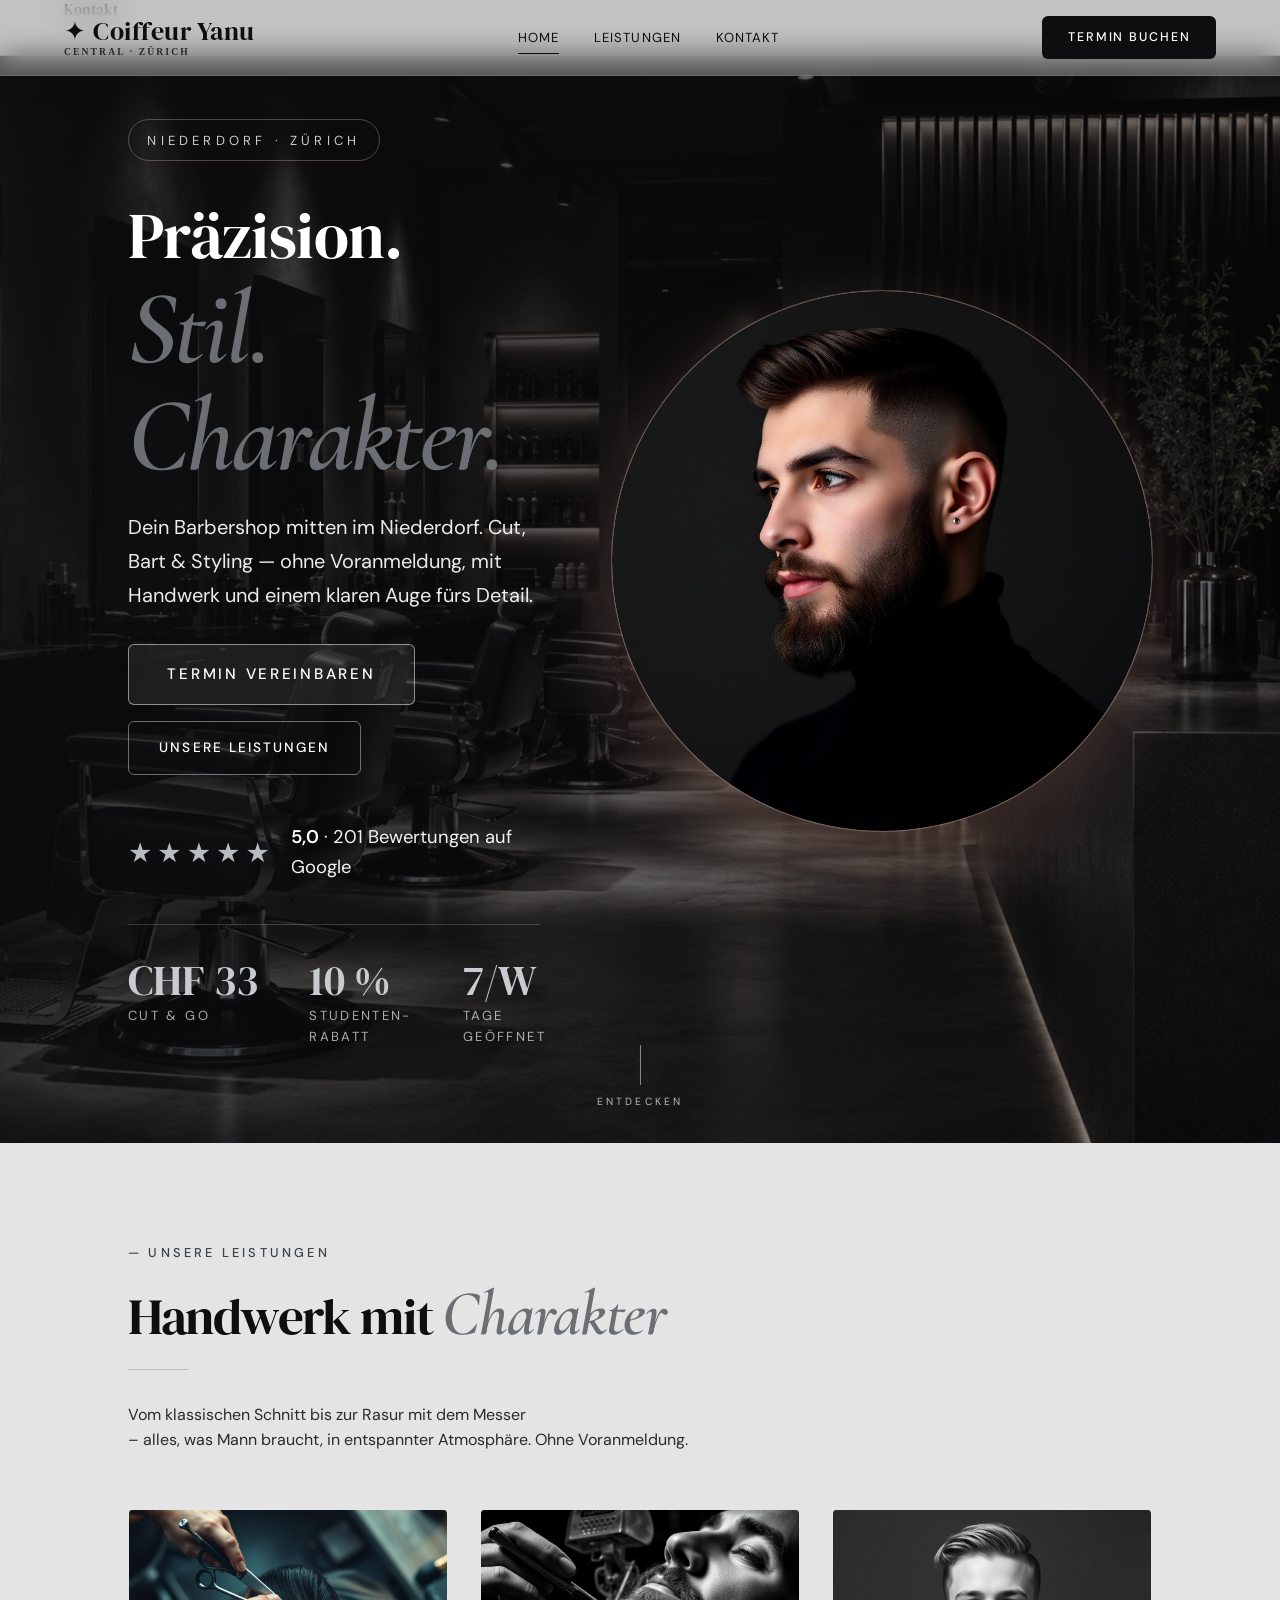
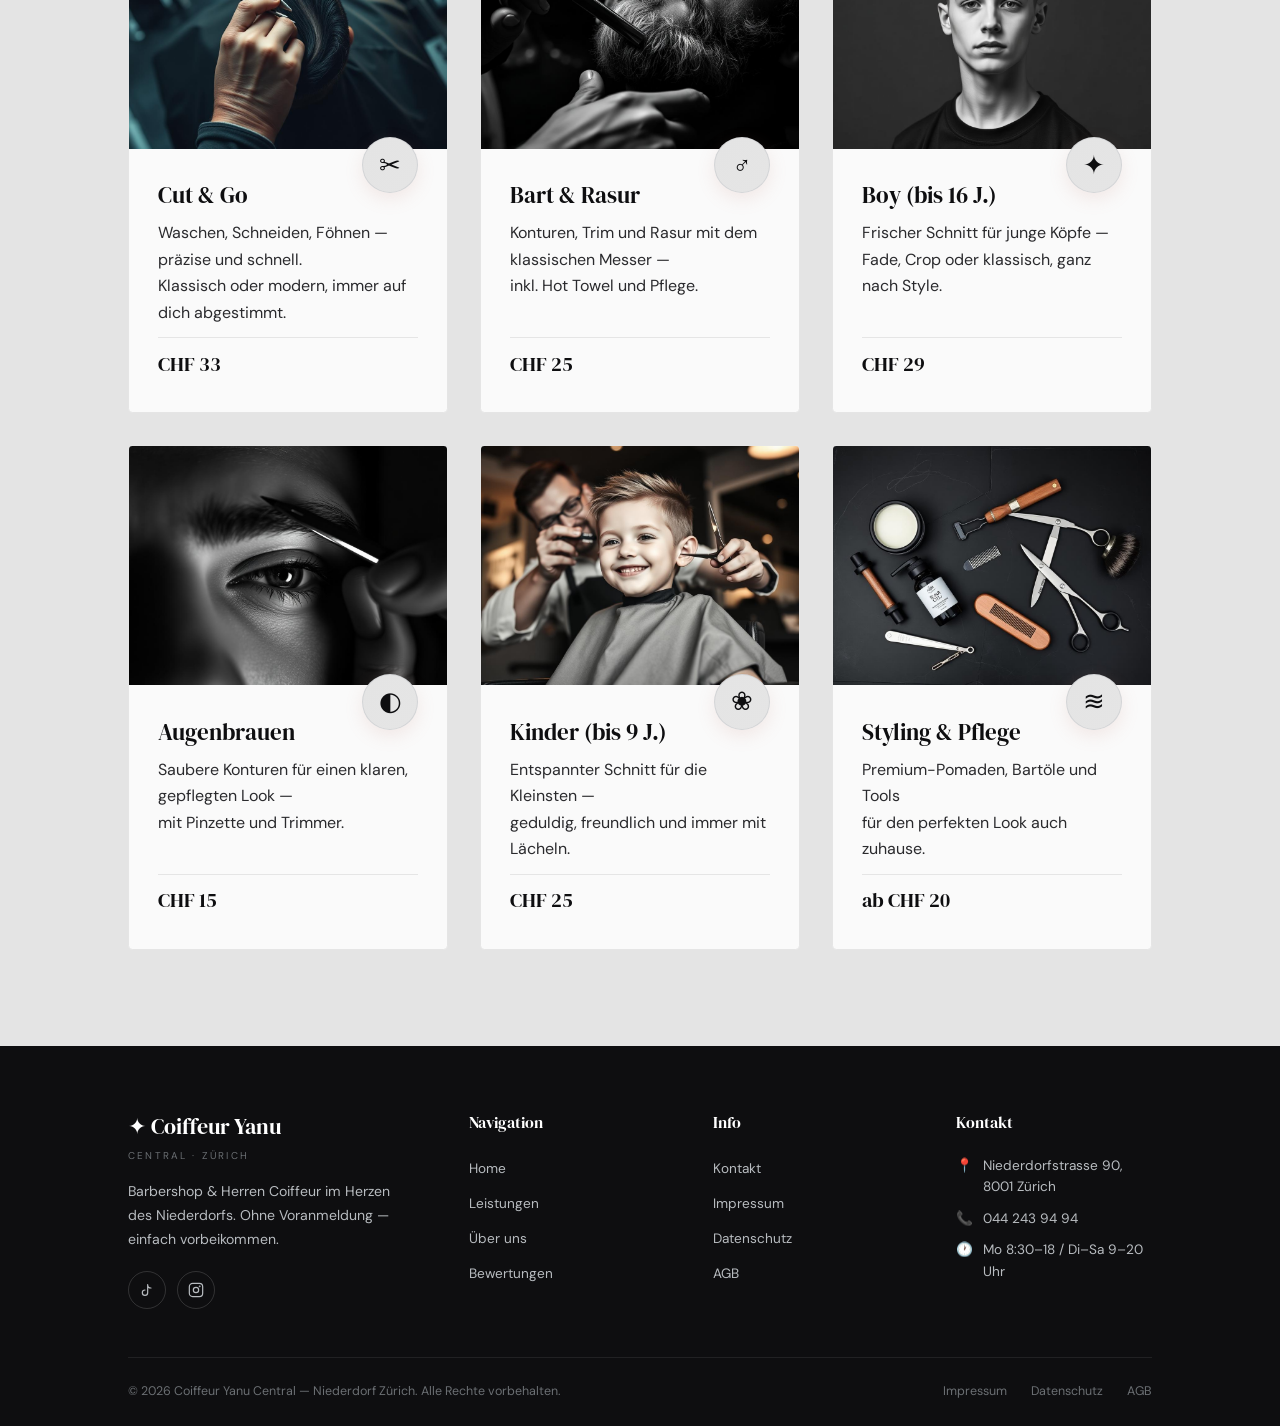
<file: index.html>
<!DOCTYPE html>
<html lang="de">
<head>
  <meta charset="UTF-8">
  <meta name="viewport" content="width=device-width, initial-scale=1.0">
  <title>Coiffeur Yanu Central — Barbershop im Niederdorf Zürich</title>
  <meta name="description" content="Coiffeur Yanu Central – Barbershop & Herren Coiffeur an der Niederdorfstrasse 90, 8001 Zürich. Cut & Go ab CHF 33. Ohne Voranmeldung. 5,0 ★ bei über 200 Google-Bewertungen.">
  <link rel="stylesheet" href="style.css">
</head>
<body>

<header class="header">
  <a href="index.html" class="nav-logo">
    ✦ Coiffeur Yanu
    <span>Central · Zürich</span>
  </a>
  <nav class="nav-links">
    <a href="#top" data-section="top" class="active">Home</a>
    <a href="#leistungen" data-section="leistungen">Leistungen</a>
    <a href="kontakt.html">Kontakt</a>
  </nav>
  <div class="nav-right">
    <a href="kontakt.html" class="btn btn-gold">Termin buchen</a>
    <button class="hamburger" aria-label="Menü"><span></span><span></span><span></span></button>
  </div>
</header>
<nav class="mobile-nav">
  <a href="#top">Home</a>
  <a href="#leistungen">Leistungen</a>
  <a href="kontakt.html">Kontakt</a>
</nav>

<!-- HERO -->
<section class="hero hero-editorial wide-pad" id="top">
  <div class="hero-bg-image" style="background-image:url('images/back.png');background-size:cover;background-position:center;position:absolute;inset:0;filter:brightness(0.85);"></div>
  <div class="hero-overlay"></div>
  <div class="hero-inner">
    <div class="hero-text">
      <div class="hero-eyebrow">Niederdorf · Zürich</div>
      <h1><span class="eleganz">Präzision.</span><br><em>Stil. Charakter.</em></h1>
      <p class="hero-sub">Dein Barbershop mitten im Niederdorf. Cut, Bart & Styling — ohne Voranmeldung, mit Handwerk und einem klaren Auge fürs Detail.</p>
      <div class="hero-ctas">
        <a href="kontakt.html" class="btn btn-gold btn-lg">Termin vereinbaren</a>
        <a href="#leistungen" class="btn btn-outline-light">Unsere Leistungen</a>
      </div>
      <div class="hero-rating">
        <span class="hero-stars">★★★★★</span>
        <span class="hero-rating-text"><strong>5,0</strong> · 201 Bewertungen auf Google</span>
      </div>
      <div class="hero-bar">
        <div><span class="hero-stat-num">CHF&nbsp;33</span><span class="hero-stat-label">Cut & Go</span></div>
        <div><span class="hero-stat-num">10 %</span><span class="hero-stat-label">Studenten-Rabatt</span></div>
        <div><span class="hero-stat-num">7/W</span><span class="hero-stat-label">Tage geöffnet</span></div>
      </div>
    </div>
    <div class="hero-portrait-wrap">
      <img src="images/hero-portrait-new.jpg" alt="Mann mit modernem Fade-Haarschnitt und gepflegtem Bart" class="hero-portrait-circle">
    </div>
  </div>
  <div class="scroll-hint">
    <div class="scroll-line"></div>
    <span>Entdecken</span>
  </div>
</section>

<!-- LEISTUNGEN -->
<section class="section wide-pad bestseller-section" id="leistungen">
  <div class="section-head">
    <span class="label">Unsere Leistungen</span>
    <h2 class="section-title">Handwerk mit <em>Charakter</em></h2>
    <div class="divider-gold"></div>
    <p class="section-intro">Vom klassischen Schnitt bis zur Rasur mit dem Messer <br>– alles, was Mann braucht, in entspannter Atmosphäre. Ohne Voranmeldung.</p>
  </div>

  <div class="services-grid">
    <article class="service-card">
      <div class="service-card-img" style="background-image:url('images/svc-cut.jpg');"></div>
      <div class="service-card-body">
        <div class="service-icon">✂</div>
        <h3>Cut &amp; Go</h3>
        <p>Waschen, Schneiden, Föhnen — präzise und schnell. <br>Klassisch oder modern, immer auf dich abgestimmt.</p>
        <span class="service-price">CHF 33</span>
      </div>
    </article>
    <article class="service-card">
      <div class="service-card-img" style="background-image:url('images/svc-bart.jpg');"></div>
      <div class="service-card-body">
        <div class="service-icon">♂</div>
        <h3>Bart &amp; Rasur</h3>
        <p>Konturen, Trim und Rasur mit dem klassischen Messer — <br>inkl. Hot Towel und Pflege.</p>
        <span class="service-price">CHF 25</span>
      </div>
    </article>
    <article class="service-card">
      <div class="service-card-img" style="background-image:url('images/svc-boy.jpg');"></div>
      <div class="service-card-body">
        <div class="service-icon">✦</div>
        <h3>Boy (bis 16 J.)</h3>
        <p>Frischer Schnitt für junge Köpfe — <br>Fade, Crop oder klassisch, ganz nach Style.</p>
        <span class="service-price">CHF 29</span>
      </div>
    </article>
    <article class="service-card">
      <div class="service-card-img" style="background-image:url('images/svc-augenbrauen.jpg');"></div>
      <div class="service-card-body">
        <div class="service-icon">◐</div>
        <h3>Augenbrauen</h3>
        <p>Saubere Konturen für einen klaren, gepflegten Look — <br>mit Pinzette und Trimmer.</p>
        <span class="service-price">CHF 15</span>
      </div>
    </article>
    <article class="service-card">
      <div class="service-card-img" style="background-image:url('images/svc-kinder.jpg');"></div>
      <div class="service-card-body">
        <div class="service-icon">❀</div>
        <h3>Kinder (bis 9 J.)</h3>
        <p>Entspannter Schnitt für die Kleinsten — <br>geduldig, freundlich und immer mit Lächeln.</p>
        <span class="service-price">CHF 25</span>
      </div>
    </article>
    <article class="service-card">
      <div class="service-card-img" style="background-image:url('images/svc-styling.jpg');"></div>
      <div class="service-card-body">
        <div class="service-icon">≋</div>
        <h3>Styling &amp; Pflege</h3>
        <p>Premium-Pomaden, Bartöle und Tools <br>für den perfekten Look auch zuhause.</p>
        <span class="service-price">ab CHF 20</span>
      </div>
    </article>
  </div>
</section>

<!-- FOOTER -->
<footer class="footer wide-pad">
  <div class="footer-grid">
    <div class="footer-brand">
      <span class="footer-brand-name">✦ Coiffeur Yanu</span>
      <span class="footer-brand-sub">Central · Zürich</span>
      <p>Barbershop & Herren Coiffeur im Herzen des Niederdorfs. Ohne Voranmeldung — einfach vorbeikommen.</p>
      <div class="social-row">
        <a href="https://www.tiktok.com/@coiffeur.yanu" target="_blank" rel="noopener" aria-label="TikTok" class="social-icon-btn"><svg viewBox="0 0 24 24" stroke="currentColor" fill="none" stroke-width="1.8" stroke-linecap="round" stroke-linejoin="round" width="16" height="16"><path d="M9 12a4 4 0 1 0 4 4V4a5 5 0 0 0 5 5"/></svg></a>
        <a href="https://www.instagram.com/" target="_blank" rel="noopener" aria-label="Instagram" class="social-icon-btn"><svg viewBox="0 0 24 24" stroke="currentColor" fill="none" stroke-width="1.8" stroke-linecap="round" stroke-linejoin="round" width="16" height="16"><rect x="2" y="2" width="20" height="20" rx="5"/><circle cx="12" cy="12" r="4"/><circle cx="17.5" cy="6.5" r="0.5" fill="currentColor"/></svg></a>
      </div>
    </div>
    <div class="footer-col"><h4>Navigation</h4><ul>
      <li><a href="index.html">Home</a></li>
      <li><a href="index.html#leistungen">Leistungen</a></li>
      <li><a href="index.html#about">Über uns</a></li>
      <li><a href="index.html#bewertungen">Bewertungen</a></li>
    </ul></div>
    <div class="footer-col"><h4>Info</h4><ul>
      <li><a href="kontakt.html">Kontakt</a></li>
      <li><a href="#">Impressum</a></li>
      <li><a href="#">Datenschutz</a></li>
      <li><a href="#">AGB</a></li>
    </ul></div>
    <div class="footer-col"><h4>Kontakt</h4>
      <div class="footer-contact-line"><span>📍</span><span>Niederdorfstrasse 90, 8001 Zürich</span></div>
      <div class="footer-contact-line"><span>📞</span><span>044 243 94 94</span></div>
      <div class="footer-contact-line"><span>🕐</span><span>Mo 8:30–18 / Di–Sa 9–20 Uhr</span></div>
    </div>
  </div>
  <div class="footer-bottom">
    <p>© 2026 Coiffeur Yanu Central — Niederdorf Zürich. Alle Rechte vorbehalten.</p>
    <div class="footer-bottom-links"><a href="#">Impressum</a><a href="#">Datenschutz</a><a href="#">AGB</a></div>
  </div>
</footer>

<script src="script.js"></script>
</body>
</html>
</file>
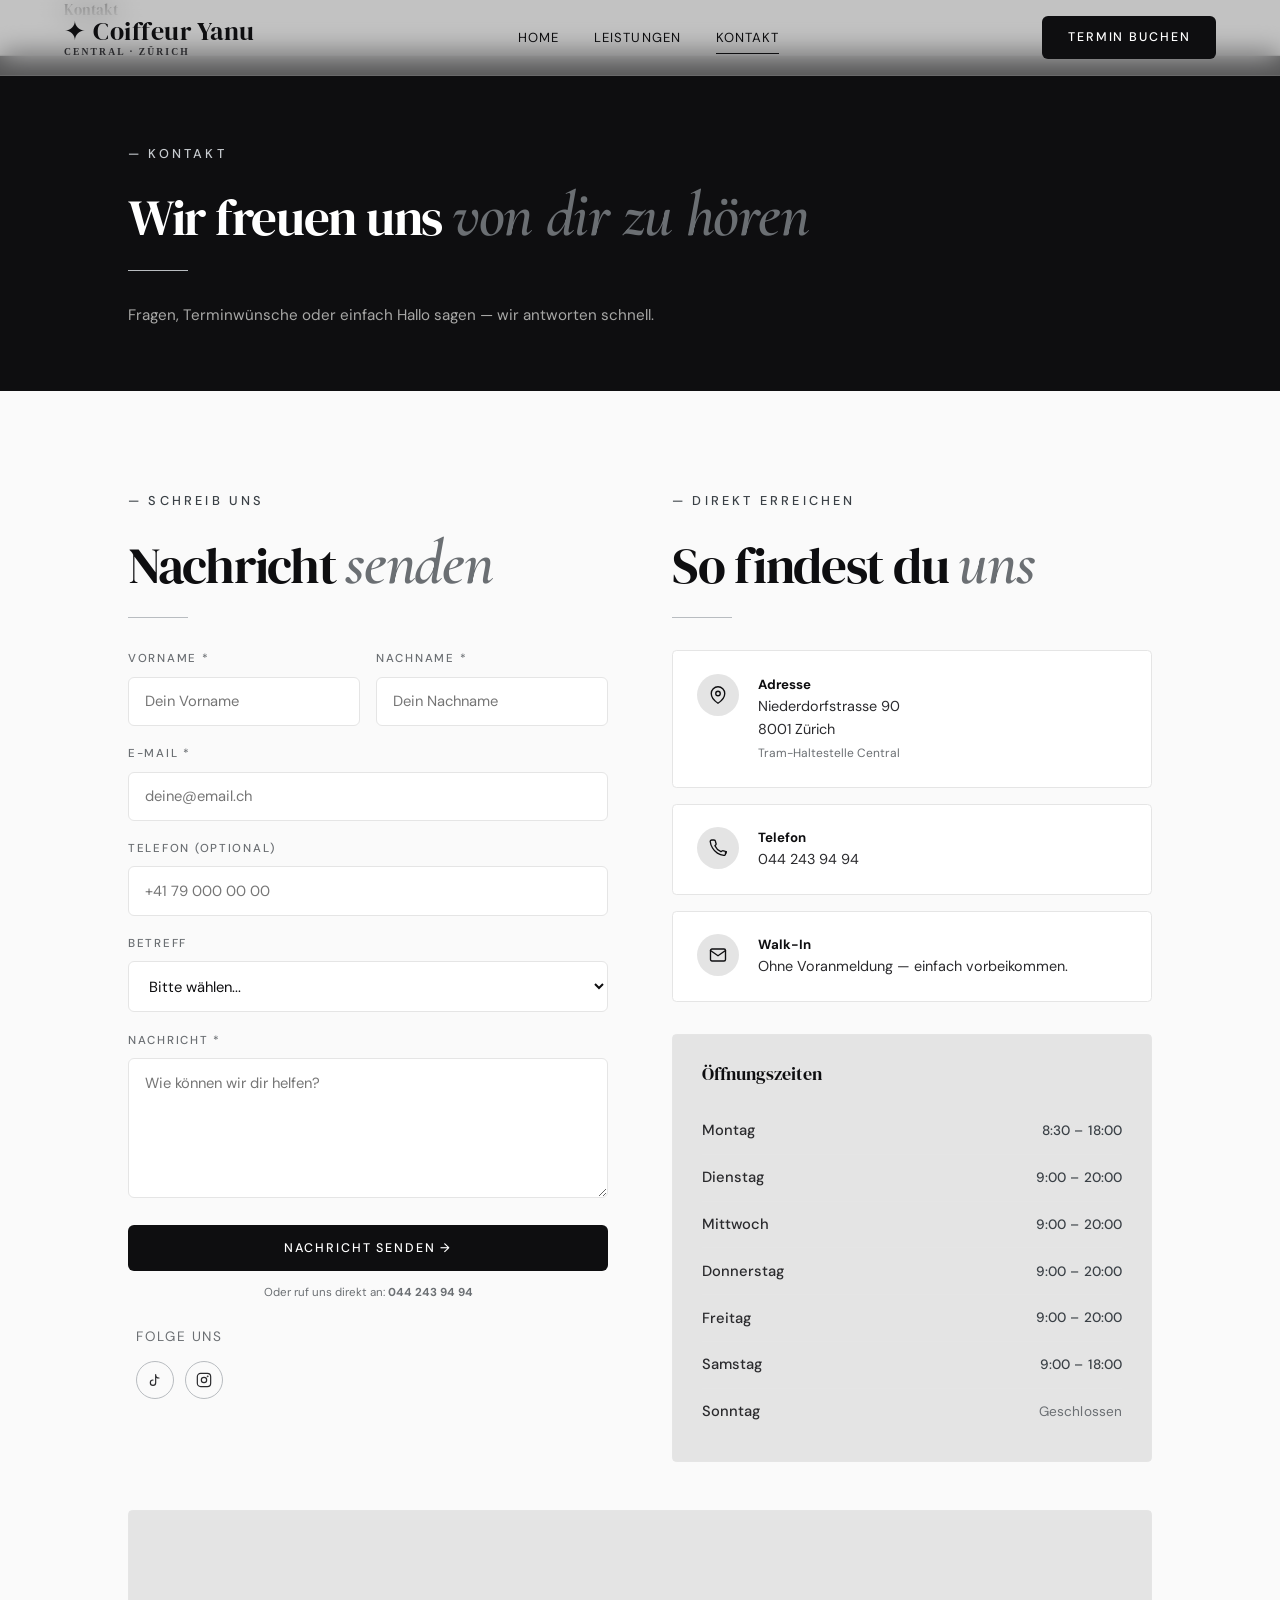
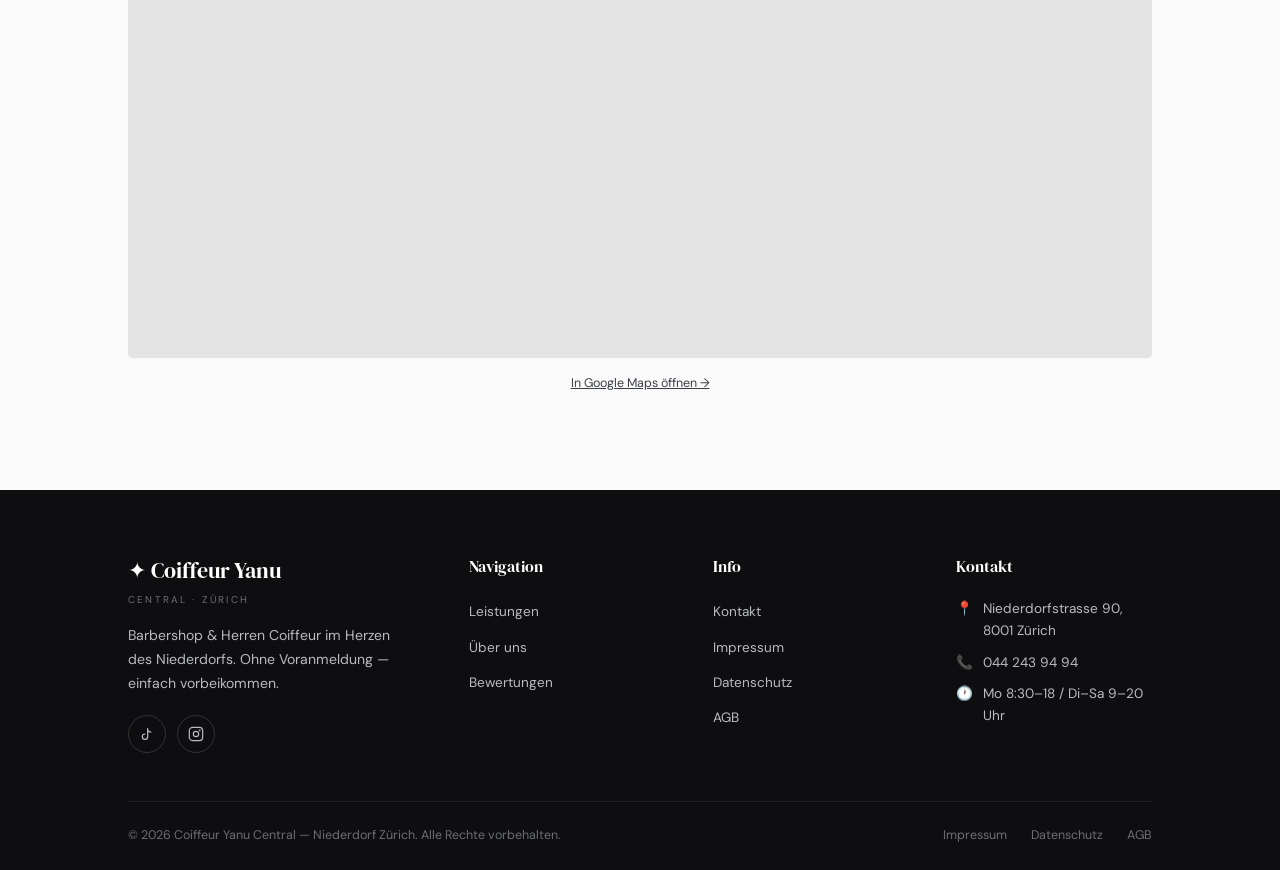
<file: kontakt.html>
<!DOCTYPE html>
<html lang="de">
<head>
<meta charset="UTF-8">
<meta name="viewport" content="width=device-width, initial-scale=1.0">
<title>Kontakt — Coiffeur Yanu Central Zürich</title>
<meta name="description" content="Kontaktiere Coiffeur Yanu Central — Niederdorfstrasse 90, 8001 Zürich. Termine, Anfragen und Öffnungszeiten.">
<link rel="stylesheet" href="style.css">
</head>
<body>

<header class="header">
  <a href="index.html" class="nav-logo">✦ Coiffeur Yanu<span>Central · Zürich</span></a>
  <nav class="nav-links">
    <a href="index.html">Home</a>
    <a href="index.html#leistungen">Leistungen</a>
    <a href="kontakt.html" class="active">Kontakt</a>
  </nav>
  <div class="nav-right">
    <a href="kontakt.html" class="btn btn-gold">Termin buchen</a>
    <button class="hamburger" aria-label="Menü"><span></span><span></span><span></span></button>
  </div>
</header>
<nav class="mobile-nav">
  <a href="index.html">Home</a>
  <a href="index.html#leistungen">Leistungen</a>
  <a href="kontakt.html">Kontakt</a>
</nav>

<div class="page-hero">
  <div class="page-hero-content">
    <span class="label" style="color:var(--rose-light)">Kontakt</span>
    <h2 class="section-title" style="color:#ffffff;">Wir freuen uns <em>von dir zu hören</em></h2>
    <div class="divider-gold"></div>
    <p style="color:rgba(250,250,248,0.65);font-size:0.95rem;max-width:580px;">Fragen, Terminwünsche oder einfach Hallo sagen — wir antworten schnell.</p>
  </div>
</div>

<section class="section wide-pad">
  <div class="contact-layout">

    <!-- Form -->
    <div>
      <span class="label">Schreib uns</span>
      <h2 class="section-title">Nachricht <em>senden</em></h2>
      <div class="divider-gold"></div>

      <form id="contact-form">
        <div class="form-row">
          <div class="form-group">
            <label class="form-label">Vorname *</label>
            <input type="text" class="form-input" placeholder="Dein Vorname" required>
          </div>
          <div class="form-group">
            <label class="form-label">Nachname *</label>
            <input type="text" class="form-input" placeholder="Dein Nachname" required>
          </div>
        </div>
        <div class="form-group">
          <label class="form-label">E-Mail *</label>
          <input type="email" class="form-input" placeholder="deine@email.ch" required>
        </div>
        <div class="form-group">
          <label class="form-label">Telefon (optional)</label>
          <input type="tel" class="form-input" placeholder="+41 79 000 00 00">
        </div>
        <div class="form-group">
          <label class="form-label">Betreff</label>
          <select class="form-select form-input">
            <option value="">Bitte wählen...</option>
            <option>Terminanfrage</option>
            <option>Preisanfrage</option>
            <option>Allgemeine Frage</option>
            <option>Feedback</option>
            <option>Anderes</option>
          </select>
        </div>
        <div class="form-group">
          <label class="form-label">Nachricht *</label>
          <textarea class="form-textarea" placeholder="Wie können wir dir helfen?" style="min-height:140px;" required></textarea>
        </div>

        <button type="submit" class="btn btn-gold" style="width:100%;justify-content:center;padding:0.95rem;">
          Nachricht senden →
        </button>
        <p style="font-size:0.72rem;color:var(--mink);text-align:center;margin-top:0.8rem;">Oder ruf uns direkt an: <strong>044 243 94 94</strong></p>

        <div style="margin-top:1.5rem;margin-left:0.5rem;">
          <p style="font-size:0.85rem;letter-spacing:0.12em;text-transform:uppercase;color:var(--mink);margin-bottom:0.8rem;">Folge uns</p>
          <div class="social-row">
            <a href="https://www.tiktok.com/@coiffeur.yanu" target="_blank" rel="noopener" class="social-icon-btn" aria-label="TikTok"><svg viewBox="0 0 24 24" stroke="currentColor" fill="none" stroke-width="1.8" stroke-linecap="round" stroke-linejoin="round" width="16" height="16"><path d="M9 12a4 4 0 1 0 4 4V4a5 5 0 0 0 5 5"/></svg></a>
            <a href="https://www.instagram.com/" target="_blank" rel="noopener" class="social-icon-btn" aria-label="Instagram"><svg viewBox="0 0 24 24" stroke="currentColor" fill="none" stroke-width="1.8" stroke-linecap="round" stroke-linejoin="round" width="16" height="16"><rect x="2" y="2" width="20" height="20" rx="5"/><circle cx="12" cy="12" r="4"/><circle cx="17.5" cy="6.5" r="0.5" fill="currentColor"/></svg></a>
          </div>
        </div>
      </form>
    </div>

    <!-- Info -->
    <div>
      <span class="label">Direkt erreichen</span>
      <h2 class="section-title">So findest du <em>uns</em></h2>
      <div class="divider-gold"></div>

      <div class="contact-card"><div class="contact-info-item">
        <div class="contact-icon-box">
          <svg viewBox="0 0 24 24" stroke="currentColor" fill="none" stroke-width="1.8" stroke-linecap="round" stroke-linejoin="round" width="18" height="18">
            <path d="M21 10c0 7-9 13-9 13s-9-6-9-13a9 9 0 0 1 18 0z"/><circle cx="12" cy="10" r="3"/>
          </svg>
        </div>
        <div>
          <h5>Adresse</h5>
          <p>Niederdorfstrasse 90<br>8001 Zürich<br><span style="font-size:0.75rem;color:var(--mink);">Tram-Haltestelle Central</span></p>
        </div>
      </div></div>

      <div class="contact-card"><div class="contact-info-item">
        <div class="contact-icon-box">
          <svg viewBox="0 0 24 24" stroke="currentColor" fill="none" stroke-width="1.8" stroke-linecap="round" stroke-linejoin="round" width="18" height="18">
            <path d="M22 16.92v3a2 2 0 0 1-2.18 2 19.79 19.79 0 0 1-8.63-3.07A19.5 19.5 0 0 1 4.69 12a19.79 19.79 0 0 1-3.07-8.67A2 2 0 0 1 3.6 1.27h3a2 2 0 0 1 2 1.72c.127.96.361 1.903.7 2.81a2 2 0 0 1-.45 2.11L7.91 8.96a16 16 0 0 0 8 8l1.27-.77a2 2 0 0 1 2.11-.45c.907.339 1.85.573 2.81.7A2 2 0 0 1 24 18.92"/>
          </svg>
        </div>
        <div>
          <h5>Telefon</h5>
          <p>044 243 94 94</p>
        </div>
      </div></div>

      <div class="contact-card"><div class="contact-info-item">
        <div class="contact-icon-box">
          <svg viewBox="0 0 24 24" stroke="currentColor" fill="none" stroke-width="1.8" stroke-linecap="round" stroke-linejoin="round" width="18" height="18">
            <path d="M4 4h16c1.1 0 2 .9 2 2v12c0 1.1-.9 2-2 2H4c-1.1 0-2-.9-2-2V6c0-1.1.9-2 2-2z"/><polyline points="22,6 12,13 2,6"/>
          </svg>
        </div>
        <div>
          <h5>Walk-In</h5>
          <p>Ohne Voranmeldung — einfach vorbeikommen.</p>
        </div>
      </div></div>

      <div style="margin-top:2rem;padding:1.6rem 1.8rem;background:var(--pearl);border:1px solid var(--blush);border-radius:var(--radius-lg);">
        <h4 style="font-family:var(--serif);font-size:1.1rem;font-weight:400;margin-bottom:1.2rem;color:var(--ink);">Öffnungszeiten</h4>
        <div>
          <div class="hours-row"><span class="day">Montag</span><span class="time">8:30 – 18:00</span></div>
          <div class="hours-row"><span class="day">Dienstag</span><span class="time">9:00 – 20:00</span></div>
          <div class="hours-row"><span class="day">Mittwoch</span><span class="time">9:00 – 20:00</span></div>
          <div class="hours-row"><span class="day">Donnerstag</span><span class="time">9:00 – 20:00</span></div>
          <div class="hours-row"><span class="day">Freitag</span><span class="time">9:00 – 20:00</span></div>
          <div class="hours-row"><span class="day">Samstag</span><span class="time">9:00 – 18:00</span></div>
          <div class="hours-row closed"><span class="day">Sonntag</span><span class="time">Geschlossen</span></div>
        </div>
      </div>
    </div>
  </div>

  <div class="map-box with-iframe">
    <iframe
      src="https://www.google.com/maps?q=Niederdorfstrasse+90,+8001+Z%C3%BCrich&output=embed"
      loading="lazy"
      referrerpolicy="no-referrer-when-downgrade"
      title="Coiffeur Yanu Central auf Google Maps"
      allowfullscreen></iframe>
  </div>
  <p style="text-align:center;font-size:0.78rem;color:var(--mink);margin-top:1rem;">
    <a href="https://www.google.com/maps/search/Coiffeur+Yanu+Central+Z%C3%BCrich" target="_blank" rel="noopener" style="color:var(--rose-dark);text-decoration:underline;">In Google Maps öffnen →</a>
  </p>
</section>

<footer class="footer wide-pad">
  <div class="footer-grid">
    <div class="footer-brand">
      <span class="footer-brand-name">✦ Coiffeur Yanu</span>
      <span class="footer-brand-sub">Central · Zürich</span>
      <p>Barbershop & Herren Coiffeur im Herzen des Niederdorfs. Ohne Voranmeldung — einfach vorbeikommen.</p>
      <div class="social-row">
        <a href="https://www.tiktok.com/@coiffeur.yanu" target="_blank" rel="noopener" aria-label="TikTok" class="social-icon-btn"><svg viewBox="0 0 24 24" stroke="currentColor" fill="none" stroke-width="1.8" stroke-linecap="round" stroke-linejoin="round" width="16" height="16"><path d="M9 12a4 4 0 1 0 4 4V4a5 5 0 0 0 5 5"/></svg></a>
        <a href="https://www.instagram.com/" target="_blank" rel="noopener" aria-label="Instagram" class="social-icon-btn"><svg viewBox="0 0 24 24" stroke="currentColor" fill="none" stroke-width="1.8" stroke-linecap="round" stroke-linejoin="round" width="16" height="16"><rect x="2" y="2" width="20" height="20" rx="5"/><circle cx="12" cy="12" r="4"/><circle cx="17.5" cy="6.5" r="0.5" fill="currentColor"/></svg></a>
      </div>
    </div>
    <div class="footer-col"><h4>Navigation</h4><ul>
      <li><a href="index.html#leistungen">Leistungen</a></li>
      <li><a href="index.html#about">Über uns</a></li>
      <li><a href="index.html#bewertungen">Bewertungen</a></li>
    </ul></div>
    <div class="footer-col"><h4>Info</h4><ul>
      <li><a href="kontakt.html">Kontakt</a></li>
      <li><a href="#">Impressum</a></li>
      <li><a href="#">Datenschutz</a></li>
      <li><a href="#">AGB</a></li>
    </ul></div>
    <div class="footer-col"><h4>Kontakt</h4>
      <div class="footer-contact-line"><span>📍</span><span>Niederdorfstrasse 90, 8001 Zürich</span></div>
      <div class="footer-contact-line"><span>📞</span><span>044 243 94 94</span></div>
      <div class="footer-contact-line"><span>🕐</span><span>Mo 8:30–18 / Di–Sa 9–20 Uhr</span></div>
    </div>
  </div>
  <div class="footer-bottom">
    <p>© 2026 Coiffeur Yanu Central — Niederdorf Zürich. Alle Rechte vorbehalten.</p>
    <div class="footer-bottom-links"><a href="#">Impressum</a><a href="#">Datenschutz</a><a href="#">AGB</a></div>
  </div>
</footer>

<script src="script.js"></script>
</body>
</html>
</file>
<file: style.css>
@import url('https://fonts.googleapis.com/css2?family=DM+Serif+Display:ital@0;1&family=DM+Sans:wght@300;400;500;600&family=Cormorant:ital,wght@0,400;1,400;1,600&display=swap');

:root {
  --white:#FFFFFF; --off:#FAFAF8; --pearl:#F5F2EE; --blush:#EDE6DC;
  --stone:#C9BDB0; --mink:#8A7D74; --ink:#1C1915; --ink-2:#3A342E;
  --rose:#C4877A; --rose-light:#DCA99F; --rose-pale:#F5EBE8; --rose-dark:#9A5F54;
  --sage:#7A9180; --sage-pale:#EBF0EC;
  --serif:'DM Serif Display',Georgia,serif;
  --sans:'DM Sans',system-ui,sans-serif;
  --script:'Cormorant',Georgia,serif;
  --header-h:76px; --radius:6px; --radius-lg: 4.45px;;
  --transition:0.28s ease;
  --shadow:0 8px 40px rgba(28,25,21,0.10);
  --shadow-sm:0 4px 20px rgba(28,25,21,0.08);
}

*{box-sizing:border-box;margin:0;padding:0}
html{scroll-behavior:smooth}
body{font-family:var(--sans);color:var(--ink);background:var(--off);line-height:1.6;font-weight:400;-webkit-font-smoothing:antialiased}
img{max-width:100%;display:block}
a{color:inherit;text-decoration:none;transition:var(--transition)}

/* ---------- HEADER ---------- */
.header{
  position:fixed;top:0;left:0;right:0;height:var(--header-h);
  display:flex;align-items:center;justify-content:space-between;
  padding:0 5%;background:var(--mink);backdrop-filter:blur(14px);
  border-bottom:1px solid var(--blush);z-index:100;
}
.header.scrolled{
  background: rgba(255,255,255,0.85);
  backdrop-filter: blur(14px);
  border-bottom: 1px solid var(--blush);
}

.header.scrolled .nav-links a{color:var(--ink-2);}
.header.scrolled .nav-links a:hover,.nav-links a.active ::after{color:var(--rose-dark)}
.header.scrolled .nav-links a.active::after{background:var(--rose)}


.nav-logo{font-family:var(--serif);font-size:1.35rem;color:var(--ink);display:flex;flex-direction:column;line-height:1.1}
.nav-logo span{font-family:var(--sans);font-size:0.60rem;letter-spacing:0.22em;text-transform:uppercase;color:var(--ink-2);margin-top:2px;font-weight:600; font-family: bold;}
.nav-links{display:flex;gap:2.2rem}
.nav-links a{font-size:0.82rem;letter-spacing:0.08em;text-transform:uppercase;color:var(--ink);font-weight:400;position:relative;padding:0.4rem 0}
.nav-links a::after{
  content:'';position:absolute;left:0;right:0;bottom:0;
  height:1px;background:var(--rose);
  transform:scaleX(0);transform-origin:center;
  transition:transform 0.32s ease;
}
.nav-links a:hover{color:var(--rose-dark)}
.nav-links a:hover::after,
.nav-links a.active::after{transform:scaleX(1)}
.nav-links a.active{color:var(--rose-dark)}
.header.scrolled .nav-links a.active{color:var(--rose-dark)}
.nav-right{display:flex;align-items:center;gap:1rem}

.btn{display:inline-flex;align-items:center;gap:0.5rem;padding:0.7rem 1.6rem;font-size:0.78rem;letter-spacing:0.15em;text-transform:uppercase;border-radius:var(--radius);font-weight:500;cursor:pointer;border:none;transition:var(--transition);font-family:var(--sans)}
.btn-gold{background:var(--rose);color:var(--white)}
.btn-gold:hover{background:var(--rose-dark);transform:translateY(-1px);box-shadow:var(--shadow-sm)}
.btn-ghost{background:transparent;color:var(--ink);border:1px solid var(--stone)}
.btn-ghost:hover{border-color:var(--rose);color:var(--rose-dark)}

.hamburger{display:none;background:none;border:none;flex-direction:column;gap:5px;cursor:pointer;padding:6px}
.hamburger span{width:22px;height:1.5px;background:var(--ink);transition:var(--transition)}
.mobile-nav{position:fixed;top:var(--header-h);left:0;right:0;background:var(--white);border-bottom:1px solid var(--blush);transform:translateY(-110%);transition:transform 0.35s ease;z-index:99;padding:1.5rem 5%;flex-direction:column;gap:1rem;display:flex}
.mobile-nav.open{transform:translateY(0)}
.mobile-nav a{font-size:0.95rem;color:var(--ink);padding:0.5rem 0;border-bottom:1px solid var(--pearl);font-family:var(--serif)}

/* ---------- HERO ---------- */
.hero{
  min-height:100vh;display:flex;align-items:center;
  padding:calc(var(--header-h) + 3rem) 5% 4rem;
  background:linear-gradient(135deg,var(--pearl) 0%,var(--rose-pale) 60%,var(--blush) 100%);
  position:relative;overflow:hidden;
}
.hero::before{content:'';position:absolute;inset:0;background:radial-gradient(circle at 80% 20%,rgba(196,135,122,0.18),transparent 50%)}
.hero-grid{display:grid;grid-template-columns:1.1fr 0.9fr;gap:4rem;align-items:center;max-width:1400px;margin:0 auto;width:100%;position:relative;z-index:1}
.hero h1{font-family:var(--serif);font-size:clamp(2.6rem,6vw,5rem);line-height:1.05;color:var(--ink);margin-bottom:1.5rem;font-weight:400}
.hero h1 em{font-family:var(--script);font-style:italic;color:var(--rose-dark);font-weight:600}
.hero p{font-size:1.05rem;color:var(--ink-2);max-width:480px;margin-bottom:2rem;line-height:1.7}
.hero-cta{display:flex;gap:1rem;flex-wrap:wrap}
.hero-image{position:relative;aspect-ratio:4/5;border-radius:var(--radius-lg);overflow:hidden;box-shadow:var(--shadow);background:linear-gradient(135deg,var(--rose-light),var(--rose-pale))}
.hero-image::after{content:'✦';position:absolute;inset:0;display:flex;align-items:center;justify-content:center;font-size:6rem;color:rgba(255,255,255,0.4);font-family:var(--serif)}

.label{display:inline-block;font-size:0.8rem;letter-spacing:0.25em;text-transform:uppercase;color:var(--rose-dark);margin-bottom:1rem;font-weight:500}
.label::before{content:'— '}

/* ---------- SECTIONS ---------- */
.section{padding:6rem 5%;max-width:1400px;margin:0 auto}
.section-title{font-family:var(--serif);font-size:clamp(2rem,4vw,3.2rem);line-height:1.1;color:var(--ink);margin-bottom:1rem;font-weight:400}
.section-title em{font-family:var(--script);font-style:italic;color:var(--rose-light);font-weight:600; font-size: 4rem;}
.section-title.light{color:var(--white)}
.section-intro{max-width:600px;color:var(--ink-2);font-size:1rem;margin-bottom:3rem}

.divider-gold{width:60px;height:1px;background:var(--rose);margin:1.2rem 0 2rem}

/* ---------- PRODUCT/SERVICE CARDS ---------- */
.cards-grid{display:grid;grid-template-columns:repeat(4,1fr);gap:2rem}
.card{
  background:var(--white);border:1px solid var(--blush);border-radius:var(--radius-lg);
  padding:2.2rem 1.8rem;transition:var(--transition);position:relative;overflow:hidden;
}
.card::before{content:'';position:absolute;top:0;left:0;right:0;height:2px;background:var(--rose);transform:scaleX(0);transform-origin:left;transition:transform 0.4s ease}
.card:hover{transform:translateY(-4px);box-shadow:var(--shadow);border-color:var(--rose-light)}
.card:hover::before{transform:scaleX(1)}
.card-icon{width:48px;height:48px;border-radius:50%;background:var(--rose-pale);color:var(--rose-dark);display:flex;align-items:center;justify-content:center;margin-bottom:1.4rem;font-family:var(--serif);font-size:1.4rem}
.card h3{font-family:var(--serif);font-size:1.4rem;color:var(--ink);margin-bottom:0.8rem;font-weight:400}
.card p{color:var(--ink-2);font-size:0.92rem;line-height:1.7;margin-bottom:1.2rem}
.card-price{font-family:var(--script);font-style:italic;color:var(--rose-dark);font-size:1.15rem;font-weight:600}

/* ---------- ABOUT ---------- */
.about{background:var(--pearl)}
.about .section{padding:6rem 5%}
.about-grid{display:grid;grid-template-columns:1fr 1fr;gap:5rem;align-items:center}
.about-image{aspect-ratio:1/0.85;border-radius:var(--radius-lg);background:linear-gradient(135deg,var(--rose-light),var(--blush));background-size:cover;background-position:center;box-shadow:var(--shadow);position:relative;overflow:hidden}
.about-image::after{content:'';display:none;}
.about p{color:var(--ink-2);margin-bottom:1rem;font-size:1rem;line-height:1.8}
.about-stats{display:flex;gap:2.5rem;margin-top:2.5rem;padding-top:2.5rem;border-top:1px solid var(--blush)}
.stat-num{font-family:var(--serif);font-size:2.4rem;color:var(--rose-dark);line-height:1}
.stat-label{font-size:0.72rem;letter-spacing:0.15em;text-transform:uppercase;color:var(--mink);margin-top:0.4rem}

/* ---------- REVIEWS ---------- */
.reviews{background:var(--ink);color:var(--off)}
.reviews .section-title{color:var(--white)}
.reviews-grid{display:grid;grid-template-columns:repeat(3,1fr);gap:2rem;margin-top:3rem}
.review{
  padding:2.2rem;border:1px solid rgba(196,135,122,0.25);border-radius:var(--radius-lg);
  background:rgba(255,255,255,0.03);position:relative;
}
.review-stars{color:var(--rose-light);margin-bottom:1rem;font-size:0.95rem;letter-spacing:0.2em}
.review-text{font-family:var(--script);font-style:italic;font-size:1.1rem;line-height:1.7;color:var(--off);margin-bottom:1.5rem}
.review-author{font-size:0.82rem;letter-spacing:0.12em;text-transform:uppercase;color:var(--rose-light);font-weight:500}
.review-author small{display:block;color:var(--stone);font-size:0.7rem;margin-top:0.3rem;letter-spacing:0.08em;text-transform:none}

/* ---------- KONTAKT PAGE ---------- */
.page-hero{
  background:var(--ink);
  padding:calc(var(--header-h) + 4rem) 5% 4rem;position:relative;overflow:hidden;
}
.page-hero::before{display:none;}
.page-hero-content{position:relative;z-index:1;max-width:1400px;margin:0 auto}

.contact-layout{display:grid;grid-template-columns:1fr 1fr;gap:4rem}
.form-row{display:grid;grid-template-columns:1fr 1fr;gap:1rem}
.form-group{margin-bottom:1.2rem}
.form-label{display:block;font-size:0.72rem;letter-spacing:0.15em;text-transform:uppercase;color:var(--mink);margin-bottom:0.5rem;font-weight:500}
.form-input,.form-textarea,.form-select{
  width:100%;padding:0.85rem 1rem;background:var(--white);
  border:1px solid var(--blush);border-radius:var(--radius);
  font-family:var(--sans);font-size:0.92rem;color:var(--ink);transition:var(--transition);
}
.form-input:focus,.form-textarea:focus,.form-select:focus{outline:none;border-color:var(--rose);box-shadow:0 0 0 3px var(--rose-pale)}
.form-textarea{resize:vertical;font-family:var(--sans)}

.contact-info-item{display:flex;gap:1.2rem;margin-bottom:1.8rem;align-items:flex-start}
.contact-icon-box{
  flex-shrink:0;width:42px;height:42px;border-radius:50%;
  background:var(--rose-pale);color:var(--rose-dark);
  display:flex;align-items:center;justify-content:center;
}
.contact-info-item h4{font-family:var(--serif);font-size:1.05rem;color:var(--ink);margin-bottom:0.3rem;font-weight:400}
.contact-info-item p{color:var(--ink-2);font-size:0.9rem;line-height:1.6}

.social-row{display:flex;gap:0.7rem}
.social-icon-btn{
  width:38px;height:38px;border-radius:50%;
  border:1px solid var(--stone);color:var(--ink-2);
  display:inline-flex;align-items:center;justify-content:center;transition:var(--transition);
}
.social-icon-btn:hover{background:var(--rose);color:var(--white);border-color:var(--rose);transform:translateY(-2px)}

.map-box.with-iframe{width:100%;aspect-ratio:16/7;border:1px solid var(--blush);border-radius:var(--radius-lg);overflow:hidden;margin-top:3rem;background:var(--pearl)}
.map-box.with-iframe iframe{width:100%;height:100%;border:0;display:block;filter:grayscale(0.3) contrast(0.95)}

/* ---------- FOOTER ---------- */
.footer{background:var(--ink);color:var(--stone);padding:4rem 5% 1.5rem;}
.footer-grid{display: grid;grid-template-columns:1.5fr 1fr 1fr 1fr;gap:3rem;max-width:1400px;margin:0 auto;padding-bottom:3rem;border-bottom:1px solid rgba(255,255,255,0.08)}
.footer-brand-name{font-family:var(--serif);font-size:1.35rem;color:var(--white);display:block}
.footer-brand-sub{font-size:0.62rem;letter-spacing:0.22em;text-transform:uppercase;color:var(--mink);display:block;margin:4px 0 1rem}
.footer-brand p{font-size:0.88rem;line-height:1.7;margin-bottom:1.2rem;max-width:280px}
.footer-brand .social-icon-btn{border-color:rgba(255,255,255,0.15);color:var(--stone)}
.footer-brand .social-icon-btn:hover{background:var(--rose);color:var(--white);border-color:var(--rose)}
.footer-col h4{font-family:var(--serif);font-size:1rem;color:var(--white);margin-bottom:1.2rem;font-weight:400}
.footer-col ul{list-style:none}
.footer-col li{margin-bottom:0.6rem}
.footer-col a{font-size:0.85rem;color:var(--stone)}
.footer-col a:hover{color:var(--rose)}
.footer-contact-line{display:flex;gap:0.6rem;font-size:0.85rem;margin-bottom:0.6rem;align-items:flex-start}
.footer-bottom{max-width:1400px;margin:0 auto;padding-top:1.5rem;display:flex;justify-content:space-between;flex-wrap:wrap;gap:1rem;font-size:0.78rem;color:var(--mink)}
.footer-bottom-links{display:flex;gap:1.5rem}
.footer-bottom-links a:hover{color:var(--rose-light)}

/* ---------- RESPONSIVE ---------- */
@media(max-width:1024px){
  .nav-links{display:none}
  .hamburger{display:flex}
  .hero-grid,.about-grid,.contact-layout{grid-template-columns:1fr;gap:3rem}
  .cards-grid,.reviews-grid{grid-template-columns:repeat(2,1fr)}
  .footer-grid{grid-template-columns:1fr 1fr;gap:2.5rem}
  .hero-image,.about-image{max-width:480px;margin:0 auto}
}
@media(max-width:640px){
  :root{--header-h:64px}
  .header{padding:0 4%}
  .nav-logo{font-size:1.15rem}
  .section{padding:4rem 5%}
  .cards-grid,.reviews-grid{grid-template-columns:1fr}
  .form-row{grid-template-columns:1fr}
  .footer-grid{grid-template-columns:1fr;gap:2rem;text-align:left}
  .footer-bottom{flex-direction:column;text-align:center}
  .about-stats{gap:1.5rem;flex-wrap:wrap}
  .hero-cta{flex-direction:column;align-items:flex-start}
  .hero-cta .btn{width:100%;justify-content:center}
  .nav-right .btn{display:none}
}

/* ═══════════════════════════════════════════════ */
/* === V2: Editorial Hero & Bestseller Refresh === */
/* ═══════════════════════════════════════════════ */

/* HERO EDITORIAL */
.hero-editorial{
  min-height:100vh;
  padding:calc(var(--header-h) + 3rem) 5% 5rem;
  position:relative;overflow:hidden;
  background:var(--ink);
}
.hero-editorial .hero-bg-image{
  position:absolute;inset:0;
  background-image:url('images/hero-bg.jpg');
  background-size:cover;background-position:center;
  filter:brightness(0.85);
}
.hero-editorial .hero-overlay{
  position:absolute;inset:0;
  background:linear-gradient(110deg,rgba(28,25,21,0.78) 0%,rgba(28,25,21,0.55) 45%,rgba(28,25,21,0.15) 100%);
}
.hero-inner{
  position:relative;z-index:2;max-width:1400px;margin:0 auto;
  display:grid;grid-template-columns:1.15fr 0.85fr;gap:4rem;align-items:center;width:100%;
}
.hero-text{color:var(--white)}
.hero-eyebrow{
  display:inline-block;font-size:0.7rem;letter-spacing:0.32em;text-transform:uppercase;
  color:var(--rose-light);padding:0.5rem 1rem;border:1px solid rgba(220,169,159,0.35);
  border-radius:999px;margin-bottom:1.5rem;
}
.hero-text h1{
  font-family:var(--serif);font-size:clamp(2.8rem,6.2vw,5.4rem);
  line-height:1.02;margin-bottom:1.5rem;font-weight:400;color:var(--white);
}
.hero-text h1 em{
  font-family:var(--script);font-style:italic;color:var(--rose-light);font-weight:600;
  display:inline-block;
}
.hero-sub{
  font-size:1.05rem;color:rgba(255,255,255,0.82);max-width:480px;
  margin-bottom:2.2rem;line-height:1.75;
}
.hero-ctas{display:flex;gap:1rem;flex-wrap:wrap;margin-bottom:3rem}
.btn-outline-light{
  background:transparent;color:var(--white);border:1px solid rgba(255,255,255,0.4);
}
.btn-outline-light:hover{background:rgba(255,255,255,0.08);border-color:var(--rose-light)}
.hero-bar{
  display:flex;gap:2.5rem;padding-top:1.8rem;
  border-top:1px solid rgba(255,255,255,0.18);max-width:480px;
}
.hero-bar > div{display:flex;flex-direction:column;gap:0.2rem}
.hero-stat-num{font-family:var(--serif);font-size:1.9rem;color:var(--rose-light);line-height:1}
.hero-stat-label{font-size:0.72rem;letter-spacing:0.18em;text-transform:uppercase;color:rgba(255,255,255,0.65)}

.hero-portrait-wrap{position:relative;justify-self:end}
.hero-portrait{
  width:min(420px,100%);aspect-ratio:4/5;
  background-size:cover;background-position:center;
  border-radius:var(--radius-lg);
  box-shadow:0 30px 80px rgba(0,0,0,0.45);
  border:1px solid rgba(255,255,255,0.1);
}
.hero-portrait-tag{
  position:absolute;bottom:-1.5rem;left:-1.5rem;
  background:var(--white);padding:1rem 1.4rem;border-radius:var(--radius);
  box-shadow:var(--shadow);display:flex;flex-direction:column;
}
.hero-portrait-tag .script{
  font-family:var(--script);font-style:italic;color:var(--rose-dark);
  font-size:1.3rem;line-height:1;
}
.hero-portrait-tag span:last-child{
  font-size:0.7rem;letter-spacing:0.18em;text-transform:uppercase;color:var(--ink-2);margin-top:0.3rem;
}
.scroll-hint{
  position:absolute;bottom:2rem;left:50%;transform:translateX(-50%);
  z-index:2;display:flex;flex-direction:column;align-items:center;gap:0.6rem;
  color:rgba(255,255,255,0.7);
}
.scroll-line{width:1px;height:40px;background:rgba(255,255,255,0.5);animation:scroll-down 2s ease-in-out infinite}
.scroll-hint span{font-size:0.65rem;letter-spacing:0.3em;text-transform:uppercase}
@keyframes scroll-down{0%{transform:scaleY(0);transform-origin:top}50%{transform:scaleY(1);transform-origin:top}50.01%{transform-origin:bottom}100%{transform:scaleY(0);transform-origin:bottom}}

/* SECTION HEAD */
.section-head{margin-bottom:3.5rem;max-width:600px}
.section-head.center{margin-left:auto;margin-right:auto;text-align:center}
.divider-gold.center{margin-left:auto;margin-right:auto}
.bg-cream{background:var(--pearl)}

/* BESTSELLER CARDS (Editorial style with image) */
.bestseller-grid{
  display:grid;grid-template-columns:repeat(4,1fr);gap:1.25rem;
}
.style-card{
  background:var(--white);border-radius:var(--radius-lg);overflow:hidden;
  box-shadow:var(--shadow-sm);transition:var(--transition);
  display:flex;flex-direction:column;
}
.style-card:hover{transform:translateY(-6px);box-shadow:var(--shadow)}
.style-card-img{
  position:relative;aspect-ratio:4/5;
  background-size:cover;background-position:center;
}
.style-badge{
  position:absolute;top:1rem;left:1rem;
  background:rgba(255,255,255,0.95);color:var(--rose-dark);
  font-size:0.65rem;letter-spacing:0.2em;text-transform:uppercase;font-weight:500;
  padding:0.45rem 0.85rem;border-radius:999px;
}
.style-card-body{padding:1.1rem 1.2rem 1.4rem;display:flex;flex-direction:column;gap:0.5rem;flex:1}
.style-name{font-family:var(--serif);font-size:1.16rem;color:var(--ink);line-height:1.2}
.style-desc{font-size:0.87rem;color:var(--ink-2);line-height:1.55;flex:1}
.style-foot{display:flex;align-items:center;justify-content:space-between;padding-top:0.6rem;border-top:1px solid var(--blush);margin-top:0.4rem}
.style-price{font-family:var(--serif);font-size:1.1rem;color:var(--rose-dark)}
.style-link{font-size:0.78rem;letter-spacing:0.15em;text-transform:uppercase;color:var(--ink);font-weight:500}
.style-link:hover{color:var(--rose-dark)}

/* ABOUT SECTION */
.about-section{padding-top:6rem;padding-bottom:6rem}
.about-layout{display:grid;grid-template-columns:0.9fr 1.1fr;gap:5rem;align-items:center}
.about-visual{position:relative}
.about-img{
  width:100%;aspect-ratio:8/9!important;border-radius:var(--radius-lg);
  background-size:105%;background-position:bottom;
  box-shadow:var(--shadow);
}
.about-quote{
  position:absolute;bottom:-1.5rem;right:-1.5rem;
  background:var(--white);padding:1.5rem 1.6rem;
  max-width:280px;border-radius:var(--radius);
  box-shadow:var(--shadow);border-left:3px solid var(--rose);
}
.about-quote blockquote{
  font-family:var(--script);font-style:italic;color:var(--ink);
  font-size:1.1rem;line-height:1.4;margin-bottom:0.6rem;
}
.about-quote cite{font-size:0.72rem;letter-spacing:0.18em;text-transform:uppercase;color:var(--mink);font-style:normal}
.about-content p{color:var(--ink-2);margin-bottom:1rem;line-height:1.75}
.about-stats{display:flex;gap:2.5rem;margin:2rem 0 1.5rem;padding:1.5rem 0;border-top:1px solid var(--blush);border-bottom:1px solid var(--blush)}
.about-stats > div{display:flex;flex-direction:column;gap:0.2rem}
.stat-num{font-family:var(--serif);font-size:1.9rem;color:var(--rose-dark);line-height:1}
.stat-label{font-size:0.72rem;letter-spacing:0.18em;text-transform:uppercase;color:var(--mink)}

/* RESPONSIVE */
@media (max-width:1024px){
  .hero-inner{grid-template-columns:1fr;gap:3rem}
  .hero-portrait-wrap{justify-self:center}
  .hero-bar{max-width:none}
  .about-layout{grid-template-columns:1fr;gap:4rem}

  .bestseller-grid{grid-template-columns:repeat(2,1fr)}
  .nav-links{display:none}
  .hamburger{display:flex}
}
@media (max-width:640px){
  .hero-editorial{padding-top:calc(var(--header-h) + 2rem)}
  .hero-bar{flex-wrap:wrap;gap:1.5rem}
  .hero-portrait-tag{left:0;right:0;bottom:-1rem;text-align:center;align-items:center}
  .bestseller-grid{grid-template-columns:1fr;max-width:420px;margin:0 auto}
  .about-stats{gap:1.5rem;flex-wrap:wrap}
  .scroll-hint{display:none}
}


/* ═══════════════════════════════════════════════ */
/* === V3: Kontakt-Layout breiter + Refinements === */
/* ═══════════════════════════════════════════════ */

/* Breiteres Padding für Kontaktseite + Footer */
.section.wide-pad {
  padding-left: 8rem;
  padding-right: 8rem;
  max-width: none;
}
.page-hero {
  padding-left: 8rem;
  padding-right: 8rem;
}
.page-hero-content { max-width: none; }

.footer.wide-pad {
  padding-left: 8rem;
  padding-right: 8rem;
}
.footer.wide-pad .footer-grid,
.footer.wide-pad .footer-bottom {
  max-width: none;
}

/* Kontakt-Karten: Adresse / Telefon / E-Mail jeweils mit Border */
.contact-card {
  border: 1px solid var(--blush);
  border-radius: 4.45px;
  padding: 1.4rem 1.5rem;
  background: var(--white);
  margin-bottom: 1rem;
  transition: var(--transition);
}
.contact-card:hover {
  border-color: var(--rose-light);
  box-shadow: var(--shadow-sm);
  transform: translateY(-2px);
}
.contact-card .contact-info-item {
  margin-bottom: 0;
}

/* Öffnungszeiten — Uhrzeiten Di-Sa größer, eigene Schrift */
.hours-row {
  display: flex;
  justify-content: space-between;
  align-items: center;
  padding: 0.7rem 0;
  border-bottom: 1px solid var(--blush);
  font-size: 0.92rem;
}
.hours-row:last-child { border-bottom: none; }
.hours-row .day { color: var(--ink-2); font-weight: 500; }
.hours-row .time {
  color: var(--rose-dark);
  font-size: 0.85rem;
  font-weight: 500;
  letter-spacing: 0.01em;
}
.hours-row.closed .time {
  font-family: var(--sans);
  font-style: normal;
  font-size: 0.85rem;
  color: var(--mink);
  font-weight: 400;
}

/* Header: Blur stärker + sichtbare Veränderung beim Scrollen */
.header {
  transition: background 0.3s ease, box-shadow 0.3s ease, backdrop-filter 0.3s ease, height 0.3s ease;
}
.header.scrolled {
  background: rgba(255, 255, 255, 0.7);
  backdrop-filter: blur(22px) saturate(140%);
  -webkit-backdrop-filter: blur(22px) saturate(140%);
  box-shadow: 0 4px 24px rgba(28, 25, 21, 0.06);
  border-bottom-color: rgba(237, 230, 220, 0.6);
}

/* Responsive: bei kleineren Screens Padding reduzieren */
@media (max-width: 1200px) {
  .section.wide-pad,
  .page-hero,
  .footer.wide-pad {
    padding-left: 5rem;
    padding-right: 5rem;
  }
}
@media (max-width: 900px) {
  .section.wide-pad,
  .page-hero,
  .footer.wide-pad {
    padding-left: 5%;
    padding-right: 5%;
  }
}

/* ═══════════════════════════════════════════════ */
/* === V4: Home Refinements (Hero, Services, Reviews) === */
/* ═══════════════════════════════════════════════ */

/* Hero — bessere Lesbarkeit + Sterne-Bewertung */
.hero-editorial .hero-overlay{
  background:linear-gradient(110deg,rgba(28,25,21,0.86) 0%,rgba(28,25,21,0.62) 50%,rgba(28,25,21,0.25) 100%);
}
.hero-sub{ color:rgba(255,255,255,0.92) !important; }
.hero-rating{
  display:flex;align-items:center;gap:0.8rem;margin:-1rem 0 2rem;
  color:rgba(255,255,255,0.95);font-size:0.85rem;
}
.hero-rating .hero-stars{color:var(--rose-light);letter-spacing:3px;font-size:1rem}
.hero-rating-text strong{color:#fff;font-weight:600}

/* Hero Portrait — kleineres Akzent-Bild statt Signature-Tag */
.hero-portrait{
  width:min(380px,100%);aspect-ratio:4/5;
}
.hero-portrait-mini{
  position:absolute;bottom:-2rem;left:-2.5rem;
  width:150px;aspect-ratio:3/4;
  background-size:cover;background-position:center;
  border-radius:var(--radius-lg);
  border:4px solid var(--white);
  box-shadow:0 18px 40px rgba(0,0,0,0.35);
}
@media (max-width:1024px){
  .hero-portrait-mini{left:0;bottom:-1.5rem;width:110px}
}
@media (max-width:640px){
  .hero-portrait-mini{display:none}
}

/* SERVICES GRID — Coiffeur Service Cards */
.services-grid{
  display:grid;grid-template-columns:repeat(3,1fr);gap:1.6rem;
}
.service-card{
  background:var(--white);
  border:1px solid var(--blush);
  border-radius:var(--radius-lg);
  padding:2rem 1.8rem;
  transition:var(--transition);
  position:relative;
  display:flex;flex-direction:column;gap:0.7rem;
}
.service-card::before{
  content:'';position:absolute;top:0;left:0;right:0;height:2px;
  background:var(--rose);transform:scaleX(0);transform-origin:left;
  transition:transform 0.4s ease;
}
.service-card:hover{
  transform:translateY(-4px);box-shadow:var(--shadow);
  border-color:var(--rose-light);
}
.service-card:hover::before{transform:scaleX(1)}
.service-icon{
  width:48px;height:48px;border-radius:50%;
  background:var(--rose-pale);color:var(--rose-dark);
  display:flex;align-items:center;justify-content:center;
  font-family:var(--serif);font-size:1.4rem;margin-bottom:0.4rem;
}
.service-card h3{
  font-family:var(--serif);font-size:1.35rem;color:var(--ink);
  font-weight:400;line-height:1.2;
}
.service-card p{
  font-size:1rem;color:var(--ink-2);line-height:1.65;flex:1;
}
.service-price{
  font-family:var(--serif);font-style:italic;color:var(--rose-dark);
  font-size:1.1rem;padding-top:0.6rem;border-top:1px solid var(--blush);
}
@media (max-width:1024px){
  .services-grid{grid-template-columns:repeat(2,1fr)}
}
@media (max-width:640px){
  .services-grid{grid-template-columns:1fr}
}

/* Sections — kein Cream-Hintergrund mehr bei Bestseller / Reviews */
.section.bg-cream{background:transparent}

/* REVIEWS — White Cards (inspiration: Atelier Meier) */
#bewertungen{ background:var(--pearl); }
.reviews-grid{
  display:grid;
  grid-template-columns:repeat(auto-fill,minmax(280px,1fr));
  gap:1.5rem;margin-top:1rem;
}
.review-card{
  background:var(--white);
  border:1px solid var(--blush);
  border-radius:var(--radius-lg);
  padding:2rem 1.9rem;
  position:relative;
  transition:transform 0.3s ease, box-shadow 0.3s ease;
}
.review-card::before{
  content:'"';
  position:absolute;top:0.6rem;right:1.4rem;
  font-family:var(--serif);font-size:5rem;line-height:1;
  color:var(--blush);pointer-events:none;
}
.review-card:hover{
  transform:translateY(-4px);
  box-shadow:0 16px 40px rgba(28,25,21,0.08);
}
.review-card .review-stars{
  color:var(--rose);letter-spacing:3px;font-size:0.85rem;
  margin-bottom:1rem;display:block;
}
.review-card .review-text{
  font-family:var(--script);font-style:italic;
  font-size:1.05rem;line-height:1.65;color:var(--ink);
  margin-bottom:1.4rem;
}
.review-author-row{display:flex;align-items:center;gap:0.85rem}
.review-avatar{
  width:42px;height:42px;border-radius:50%;
  background:linear-gradient(135deg,var(--rose-pale),var(--blush));
  color:var(--rose-dark);
  display:flex;align-items:center;justify-content:center;
  font-family:var(--serif);font-size:0.9rem;flex-shrink:0;
}
.review-name{font-size:0.88rem;font-weight:500;color:var(--ink)}
.review-service{
  font-size:0.72rem;color:var(--rose-dark);
  font-style:italic;font-family:var(--script);
}

/* ABOUT — Bild kompakter, Inhalt vertikal zentriert */
.about-section{padding-top:5rem;padding-bottom:5rem}
.about-layout{align-items:center}
.about-img{aspect-ratio:4/5}
.about-content p em{font-style:italic;color:var(--rose-dark);font-family:var(--script);font-size:1.08em}

/* SECTION wide-pad: Header section auch wide */
.section.wide-pad .section-head{max-width:720px}

/* ═══════════════════════════════════════════════ */
/* === V5: Final Polish (Hero, About, Reviews) === */
/* ═══════════════════════════════════════════════ */

/* HEADER hover: pre-scroll = mink, scrolled = rose-dark */
.header .nav-links a:hover { color: var(--mink); }
.header .nav-links a:hover::after { background: var(--mink); }
.header.scrolled .nav-links a:hover { color: var(--rose-dark); }
.header.scrolled .nav-links a:hover::after { background: var(--rose-dark); }

/* HERO — wider padding (matches rest), more vertical breathing room */
.hero-editorial.wide-pad {
  padding-left: 8rem;
  padding-right: 8rem;
  padding-top: calc(var(--header-h) + 6rem);
  padding-bottom: 7rem;
  min-height: 100vh;
}
.hero-editorial .hero-inner { max-width: none; gap: 5rem; }

/* Eleganz stays smaller — rest bigger */
.hero-text h1 { font-size: clamp(3.6rem, 7.6vw, 6.6rem); line-height: 1.02; }
.hero-text h1 .eleganz {
  display: inline-block;
  font-size: clamp(2.4rem, 5vw, 4.4rem);
  letter-spacing: -0.01em;
}
.hero-text h1 em { font-size: 1em; }

.hero-eyebrow { font-size: 0.82rem; padding: 0.6rem 1.15rem; margin-bottom: 1.8rem; }
.hero-sub { font-size: 1.18rem; max-width: 520px; line-height: 1.75; margin-bottom: 2.4rem; }
.hero-ctas .btn { padding: 0.95rem 1.9rem; font-size: 0.85rem; }

.hero-rating { gap: 1rem; font-size: 1rem; margin: 0 0 2.4rem; }
.hero-rating .hero-stars { font-size: 1.45rem; letter-spacing: 4px; }
.hero-rating-text { font-size: 1rem; }

.hero-bar { gap: 3rem; max-width: 560px; padding-top: 2rem; }
.hero-stat-num { font-size: 2.4rem; }
.hero-stat-label { font-size: 0.78rem; }

/* HERO — round portrait with light shadow */
.hero-portrait-wrap { justify-self: end; }
.hero-portrait-circle {
  width: min(460px, 100%);
  aspect-ratio: 1/1;
  border-radius: 50%;
  background-size: cover;
  background-position: center;
  box-shadow:
    0 0 0 1px rgba(220,169,159,0.35),
    0 30px 80px rgba(196,135,122,0.28),
    0 12px 40px rgba(0,0,0,0.25);
}
@media (max-width: 1024px) {
  .hero-editorial.wide-pad { padding-top: calc(var(--header-h) + 3rem); padding-bottom: 4rem; }
  .hero-portrait-circle { width: min(360px, 80%); }
}
@media (max-width: 900px) {
  .hero-editorial.wide-pad { padding-left: 5%; padding-right: 5%; }
}

/* SERVICES — etwas edler */
.services-grid { gap: 2rem; }
.service-card {
  padding: 2.4rem 2rem 2rem;
  background: linear-gradient(180deg, var(--white) 0%, var(--off) 100%);
}
.service-icon {
  width: 56px; height: 56px;
  background: linear-gradient(135deg, var(--rose-pale), var(--blush));
  border: 1px solid rgba(196,135,122,0.18);
  font-size: 1.6rem;
  box-shadow: 0 4px 12px rgba(196,135,122,0.12);
}
.service-card h3 { font-size: 1.41rem; }
.service-card .service-price {
  font-family: var(--script);
  font-style: italic;
  font-size: 1.25rem;
  font-weight: 600;
}

/* ABOUT — Bild oben anschneiden, Text + Bild auf gleicher Höhe oben */
.about-layout { align-items: flex-start; }

.about-content { padding-top: 0; }
.about-quote { max-width: 320px; padding: 1.8rem 1.8rem; }
.about-quote blockquote { font-size: 1.35rem; line-height: 1.45; }
.about-quote cite { font-size: 0.78rem; }

/* REVIEWS — keine Bewegung, größer, Coiffeur-Symbol, Author rechts */
#bewertungen .review-card { transition: box-shadow 0.3s ease; }
#bewertungen .review-card:hover { transform: none; box-shadow: 0 10px 30px rgba(28,25,21,0.06); }

.review-card::before {
  content: '✂';
  font-family: var(--sans);
  font-size: 2.6rem;
  top: 1rem; right: 1.4rem;
  color: var(--rose-light);
  opacity: 0.55;
  transform: rotate(-12deg);
}
.review-card .review-stars {
  font-size: 1.15rem;
  letter-spacing: 4px;
  color: var(--rose);
  margin-bottom: 1.2rem;
}
.review-card .review-text {
  font-size: 1.18rem;
  line-height: 1.6;
}
.review-author-row {
  justify-content: flex-end;
  text-align: right;
  flex-direction: row-reverse;
  margin-top: 1.6rem;
}
.review-author-row > div { display: flex; flex-direction: column; align-items: flex-end; }


/* V5 portrait fix — explicit display */
.hero-editorial .hero-portrait-wrap {
  position: relative; z-index: 3;
  display: block; min-height: 460px;
}
.hero-editorial .hero-portrait-circle {
  display: block; position: relative; z-index: 3;
  width: min(460px, 100%); height: auto; aspect-ratio: 1/1;
  background-color: var(--blush);
}
@media (max-width:1024px){
  .hero-editorial .hero-portrait-wrap{min-height:auto}
}

/* V5 portrait fix #2 — guarantee column width */
.hero-editorial .hero-inner{
  grid-template-columns: minmax(0,1.05fr) 480px !important;
}
@media (max-width:1100px){
  .hero-editorial .hero-inner{grid-template-columns:1fr !important}
}

/* ═══════════════════════════════════════════════ */
/* === V6: Header colors, service cards w/ image,
         bestseller bg, reviews layout, titles    === */
/* ═══════════════════════════════════════════════ */

/* --- Header hover/underline rules ---
   Pre-scroll: hover text = stone, underline = rose-dark always
   Scrolled: hover text = rose-dark, underline = rose-dark
   Active link: text rose-dark, underline rose-dark in both states */
.header .nav-links a::after,
.header.scrolled .nav-links a::after {
  background: var(--rose) !important;
}
.header .nav-links a.active { color: var(--stone) !important; }
.header .nav-links a:hover { color: var(--stone) !important; }
.header .nav-links a:hover::after { background: var(--rose) !important; }
.header.scrolled .nav-links a:hover { color: var(--rose-dark) !important; }
.header.scrolled .nav-links a:hover::after { background: var(--rose-dark) !important; }
.header.scrolled .nav-links a.active { color: var(--rose-dark) !important; }
.header.scrolled .nav-links a.active::after { background: var(--rose-dark) !important; }

/* Hero portrait — img tag rendering */
.hero-editorial img.hero-portrait-circle{
  display: block;
  width: min(460px, 100%);
  height: auto;
  aspect-ratio: 1/1;
  object-fit: cover;
  object-position: center 20%;
  border-radius: 50%;
  background-color: var(--blush);
  box-shadow:
    0 0 0 1px rgba(220,169,159,0.35),
    0 30px 80px rgba(196,135,122,0.28),
    0 12px 40px rgba(0,0,0,0.25);
}

/* SERVICE CARDS — image on top, like flat-design inspiration */
.service-card { padding: 0; overflow: hidden; }
.service-card-img {
  width: 100%;
  aspect-ratio: 4/3;
  background-size: cover;
  background-position: center;
  background-color: var(--blush);
}
.service-card-body {
  padding: 1.8rem 1.8rem 2rem;
  display: flex;
  flex-direction: column;
  gap: 0.7rem;
  flex: 1;
}
.service-card .service-icon {
  margin-top: -2.4rem;
  background: var(--white);
  border: 1px solid var(--blush);
  box-shadow: 0 6px 18px rgba(196,135,122,0.16);
}

/* BESTSELLER section background — beige (pearl) like reviews */
.bestseller-section { background: var(--pearl); }
.bestseller-section .style-card {
  background: var(--white);
}

/* ABOUT — make quote box wider */
.about-quote {
  max-width: 380px;
  padding: 1.8rem 2rem;
}
.about-quote blockquote { font-size: 1.4rem; }

/* REVIEWS — author bottom-left, avatar first then name, no row-reverse */
#bewertungen .review-author-row {
  justify-content: flex-start !important;
  flex-direction: row !important;
  text-align: left !important;
  gap: 0.85rem;
  margin-top: 1.6rem;
  padding-left: 0.7rem;
}
#bewertungen .review-author-row > div {
  align-items: flex-start !important;
  text-align: center;
  
}

#bewertungen .review-avatar {
padding-left: 0.65rem;
font-size: 1rem;
}

#bewertungen .review-text {
  font-family: var(--sans);
  font-style: normal;
  font-size: 1rem;
  line-height: 1.7;
  color: var(--ink-2);
  padding-left: 0.7rem;
}
#bewertungen .review-stars {
  font-size: 1.25rem;
  letter-spacing: 5px;
  padding-left: 0.6rem;
}
#bewertungen .review-name { font-size: 0.95rem; font-weight: 600; }
#bewertungen .review-service { font-size: 1.1rem; }

/* SECTION TITLES — same font/size, less wide (tighter, lighter weight) */
.section-title,
.hero-text h1 {
  letter-spacing: -0.025em;
  font-stretch: condensed;
}
.section-title { font-weight: 400; }

/* Responsive */
@media (max-width: 1024px) {
  .service-card-img { aspect-ratio: 16/10; }
}
@media (max-width: 640px) {
  .about-quote { max-width: 100%; }
}

/* ═══════════════════════════════════════════════ */
/* === V7: Final polish — Hero, Services, Reviews, About === */
/* ═══════════════════════════════════════════════ */

/* HERO — eyebrow näher am Header & Titel, alles biz größer */
.hero-editorial.wide-pad {
  padding-top: calc(var(--header-h) + 2rem);
  padding-bottom: 6rem;
}
.hero-eyebrow {
  margin-top: 0.7rem;
  margin-bottom: 0.4rem;
  font-size: 0.82rem;
}
.hero-text h1 {
  font-size: clamp(4rem, 8.2vw, 7.2rem) !important;
  margin-bottom: 1.3rem;
  line-height: 1.02;
}
.hero-text h1 .eleganz {
  font-size: clamp(2.4rem, 5vw, 4.8rem) !important;
}
.hero-text h1 em { font-size: 1em !important; }
.hero-sub {
  font-size: 1.25rem !important;
  max-width: 560px!;
  margin-bottom: 2.4rem;
}
.hero-rating { margin: 0 0 2.6rem !important; }
.hero-rating .hero-stars { font-size: 1.7rem !important; letter-spacing: 5px !important; }
.hero-rating-text { font-size: 1.15rem !important; }
.hero-stat-num { font-size: 2.6rem !important; }
.hero-stat-label { font-size: 0.82rem !important; }
.hero-bar { gap: 3.2rem; padding-top: 2.2rem; }

/* HERO portrait — größer & biz höher */
.hero-editorial .hero-inner {
  grid-template-columns: minmax(0,1fr) 540px !important;
  align-items: center;
  gap: 4.5rem;
}
.hero-editorial img.hero-portrait-circle {
  width: min(540px, 100%) !important;
  margin-top: -2rem;
}

/* Tablet & Handy: rundes Bild klein in der Ecke oben rechts */
@media (max-width: 1100px) {
  .hero-editorial .hero-inner {
    grid-template-columns: 1fr !important;
    position: relative;
    padding-top: 0;
    gap: 2rem;
  }
  .hero-editorial .hero-portrait-wrap {
    position: absolute !important;
    top: 0;
    right: 0;
    justify-self: end;
    min-height: auto !important;
    z-index: 5;
  }
  .hero-editorial img.hero-portrait-circle {
    width: 140px !important;
    margin-top: 0;
    box-shadow:
      0 0 0 1px rgba(220,169,159,0.4),
      0 12px 30px rgba(0,0,0,0.3);
  }
  .hero-text h1 {
    font-size: clamp(3.8rem, 11vw, 6rem) !important;
  }
  .hero-text h1 .eleganz {
    font-size: clamp(2.6rem, 8vw, 4.4rem) !important;
  }
}
@media (max-width: 640px) {
  .hero-editorial img.hero-portrait-circle {
    width: 110px !important;
  }
  .hero-text h1 {
    font-size: clamp(3.4rem, 13vw, 5rem) !important;
  }
  .hero-text h1 .eleganz {
    font-size: clamp(2.4rem, 9vw, 4rem) !important;
  }
  .hero-sub { font-size: 1.1rem !important; }
}

/* SERVICE CARDS — icon rechts statt links + 1rem tiefer, Text 1rem höher,
   Preis-Schrift wie Bestseller, Hintergrund Cream */
.service-card {
  background: var(--off) !important;
  position: relative;
}
.service-card .service-icon {
  position: absolute !important;
  top: calc(75% * 4/3 / 4 - 28px); /* fallback overridden below */
  right: 1.8rem;
  left: auto !important;
  margin: 0 !important;
}
/* Image is aspect 4/3; place icon hanging from bottom of image, right side, 1rem lower */
.service-card .service-card-img { position: relative; }
.service-card .service-card-img::after { content: none; }
.service-card .service-icon {
  top: auto;
  /* position relative to body via translate */
}
.service-card-body {
  position: relative;
  padding-top: 2.4rem !important;
}
.service-card-body .service-icon {
  position: absolute !important;
  top: -1.4rem;        /* hangs over image edge, 1rem lower than before (-2.4 → -1.4) */
  right: 1.8rem;
  left: auto !important;
}
.service-card-body h3 {
  margin-top: -1rem;   /* Text ca 1rem höher */
}
.service-card .service-price {
  font-family: var(--serif) !important;
  font-style: normal !important;
  font-weight: 400 !important;
  font-size: 1.28rem !important;
  color: var(--rose-dark) !important;
}

/* ABOUT — Bild sichtbar machen (Fallback height + bg) */
.about-img {
  min-height: 480px;
  background-color: var(--blush);
  background-repeat: no-repeat;
}
.about-visual { min-height: 480px; }

/* "Termin vereinbaren" Button biz größer */
.btn.btn-lg,
.about-content .btn-gold {
  padding: 1.1rem 2.4rem !important;
  font-size: 0.95rem !important;
  letter-spacing: 0.18em;
}

.xoxo-section { background: var(--off); } 

 





/* ── MOBILE FIX: wide-pad Overflow ── */
@media (max-width: 480px) {
  .section.wide-pad {
    padding-left: 5% !important;
    padding-right: 5% !important;
  }
  .page-hero {
    padding-left: 5% !important;
    padding-right: 5% !important;
  }
  .footer.wide-pad {
    padding-left: 5% !important;
    padding-right: 5% !important;
  }
}


/* ============================================================
   FIX: weisser Streifen rechts (Handy/Tablet, Index)
   Verhindert horizontalen Overflow beim Zoom-out
   ============================================================ */
html, body {
  overflow-x: hidden !important;
  max-width: 100%;
}
*, *::before, *::after { max-width: 100%; }

/* Hero: Portrait-Wrap & absolute Elemente sicher im Container halten */
.hero-editorial { overflow: hidden !important; }



/* ── MOBILE/TABLET FIX: Rosa Schrift in Section-Titeln kleiner ── */
@media (max-width: 1024px) {
  .section-title em {
    font-size: 2.6rem !important;
  }


  /* Kontakt: "Nachricht senden" & "So findest du uns" */
  .contact-layout .section-title {
    font-size: 1.7rem !important;
  }
  .contact-layout .section-title em {
    font-size: 2.2rem !important;
  }
}











/* ── MOBILE FIX v6: About/Reviews Überlappung ── */
@media (max-width: 1024px) {
  /* Kein hartes min-height auf Mobile/Tablet — sonst entsteht Leerraum & Überlappung */
  .about-img,
  .about-visual { min-height: 0 !important; }

  /* About-Quote nicht negativ ins Reviews schieben */
  .about-quote {
    position: relative !important;
    bottom: auto !important; right: auto !important;
    margin: 1.5rem auto 0 !important;
    max-width: 100% !important;
  }

  /* Saubere Trennung zwischen About und Reviews */
  .about-section { padding-bottom: 3rem !important; }
  #bewertungen   { padding-top: 3rem !important; }
}

@media (max-width: 640px) {
  .about-section { padding-bottom: 2.5rem !important; }
  #bewertungen   { padding-top: 2.5rem !important; }
  .about-img { aspect-ratio: 4/5 !important; }
}

/* ═══════════════════════════════════════════════ */
/* === YANU OVERRIDE: Monochrome Silver Palette === */
/* ═══════════════════════════════════════════════ */
:root {
  --white:#FFFFFF;
  --off:#FAFAFA;
  --pearl:#e4e4e4;
  --blush:#E5E5E5;
  --stone:#B8BCC0;       /* silver */
  --mink:#6B6F73;        /* mid grey */
  --ink:#0E0E10;         /* near black */
  --ink-2:#2A2A2D;
  /* Accent reframed as silver/slate (variable names kept) */
  --rose:#8A9095;        /* silver accent */
  --rose-light:#C8CCD0;  /* light silver */
  --rose-pale:#EEF0F2;   /* very pale silver */
  --rose-dark:#3A4046;   /* dark slate */
  --sage:#7A8085;
  --sage-pale:#ECEEF0;
  --shadow:0 8px 40px rgba(14,14,16,0.12);
  --shadow-sm:0 4px 20px rgba(14,14,16,0.08);
}

/* Button: Termin buchen → black with white text */
.btn-gold { background: var(--ink) !important; color: var(--white) !important; }
.btn-gold:hover { background: var(--rose-dark) !important; }

/* Header default: white with subtle border (instead of mink) */
.header { background: rgba(255,255,255,0.92) !important; border-bottom: 1px solid var(--blush) !important; }
.header .nav-links a { color: var(--ink-2) !important; }
.header .nav-links a.active { color: var(--rose-dark) !important; }
.header .nav-links a:hover { color: var(--mink) !important; }
.header.scrolled { background: rgba(255,255,255,0.85) !important; }

/* Hero rating stars - silver */
.hero-rating .hero-stars { color: var(--stone) !important; }

/* Review stars - dark for contrast */
#bewertungen .review-stars { color: var(--ink) !important; }

/* Service icon gradient → neutral silver */
.service-icon {
  background: linear-gradient(135deg, var(--pearl), var(--blush)) !important;
  border: 1px solid rgba(184,188,192,0.4) !important;
  color: var(--ink) !important;
}

/* Eleganz title accent */
.hero-text h1 em, .section-title em { color: var(--mink) !important; }
.hero-text h1 .eleganz { color: var(--white); }

/* Footer brand sub & dividers */
.divider-gold { background: var(--stone) !important; }

/* Hero overlay slightly stronger for contrast on dark bg */
.hero-editorial .hero-overlay {
  background: linear-gradient(110deg,rgba(14,14,16,0.88) 0%,rgba(14,14,16,0.6) 50%,rgba(14,14,16,0.28) 100%) !important;
}

/* Service price color */
.service-card .service-price { color: var(--ink) !important; border-top-color: var(--blush) !important; }

/* Quote accent */
.about-quote { border-left-color: var(--ink) !important; }
.about-quote blockquote { color: var(--ink); }

/* Style card accents */
.style-badge { color: var(--ink) !important; }
.style-price { color: var(--ink) !important; }

/* Contact icon box */
.contact-icon-box { background: var(--pearl) !important; color: var(--ink) !important; }

/* Footer remains dark — good for monochrome */



/* ── YANU FINAL FIXES ── */

/* Hero "Termin vereinbaren" → transparent mit border (wie btn-outline-light) */
.hero .btn-gold.btn-lg {
  background: rgba(255,255,255,0.08) !important;
  color: var(--white) !important;
  border: 1px solid rgba(255,255,255,0.5) !important;
  box-shadow: none !important;
}
.hero .btn-gold.btn-lg:hover {
  background: rgba(255,255,255,0.18) !important;
  border-color: var(--rose-light) !important;
  transform: translateY(-1px);
}

/* Logo: nur "Coiffeur Yanu" ohne Stern, schlicht in Serif */
.nav-logo { font-size: 1.2rem; letter-spacing: 0.04em; }



/* Header default: dunkel transparent mit blur */
.header { background: rgba(145, 145, 145, 0.55) !important; border-bottom: 1px solid rgba(255,255,255,0.08) !important; }

.header.scrolled { background: rgba(255,255,255,0.85) !important; }

.header .nav-links a { color: var(--ink) !important; }
.header .nav-links a::after { background: var(--ink) !important; }
.header .nav-links a:hover { color: var(--ink) !important; }
.header .nav-links a:hover::after { background: var(--ink) !important; }
.header .nav-links a.active { color: var(--ink) !important; }


.nav-logo { font-family: var(--serif) !important; font-size: 1.6rem !important; color: var(--ink) !important; letter-spacing: 0.02em !important; }

.page-hero {
  background: var(--ink) !important;
}




/* ── HANDY FIX: Hero wie Blanc ── */
@media (max-width: 640px) {
  /* Bild kleiner, zentriert, überschreibt nichts */
  .hero-editorial .hero-portrait-wrap {
    order: -1;
    text-align: center;
  }
  .hero-editorial .hero-portrait-circle {
    width: min(260px, 75%) !important;
    margin: 0 auto;
    display: block;
  }

  /* Stats zweireihig */
  .hero-bar {
    display: grid !important;
    grid-template-columns: 1fr 1fr !important;
    flex-wrap: unset;
    gap: 1.2rem !important;
    max-width: 100% !important;
  }
}

@media (max-width: 640px) {
  .hero-eyebrow {
    font-size: 0.65rem !important;
    letter-spacing: 0.12em !important;
  }
}
</file>
